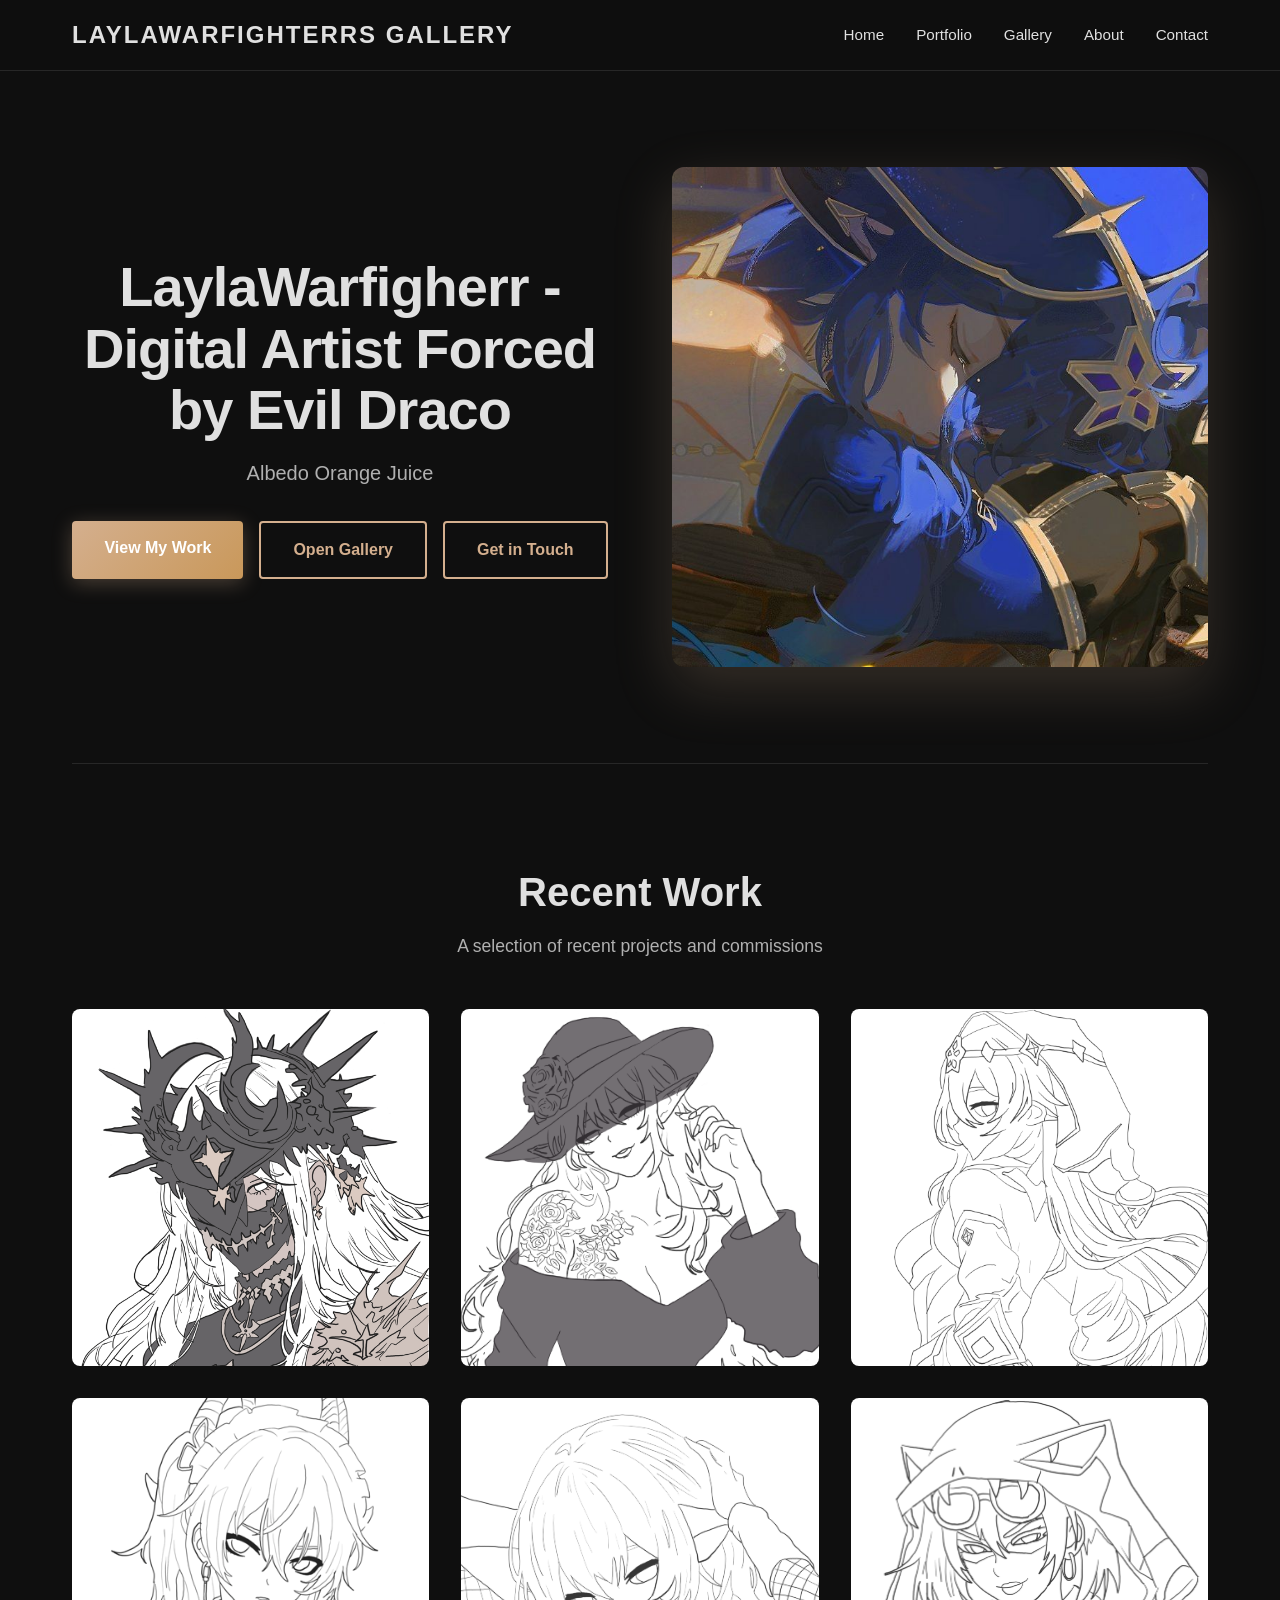
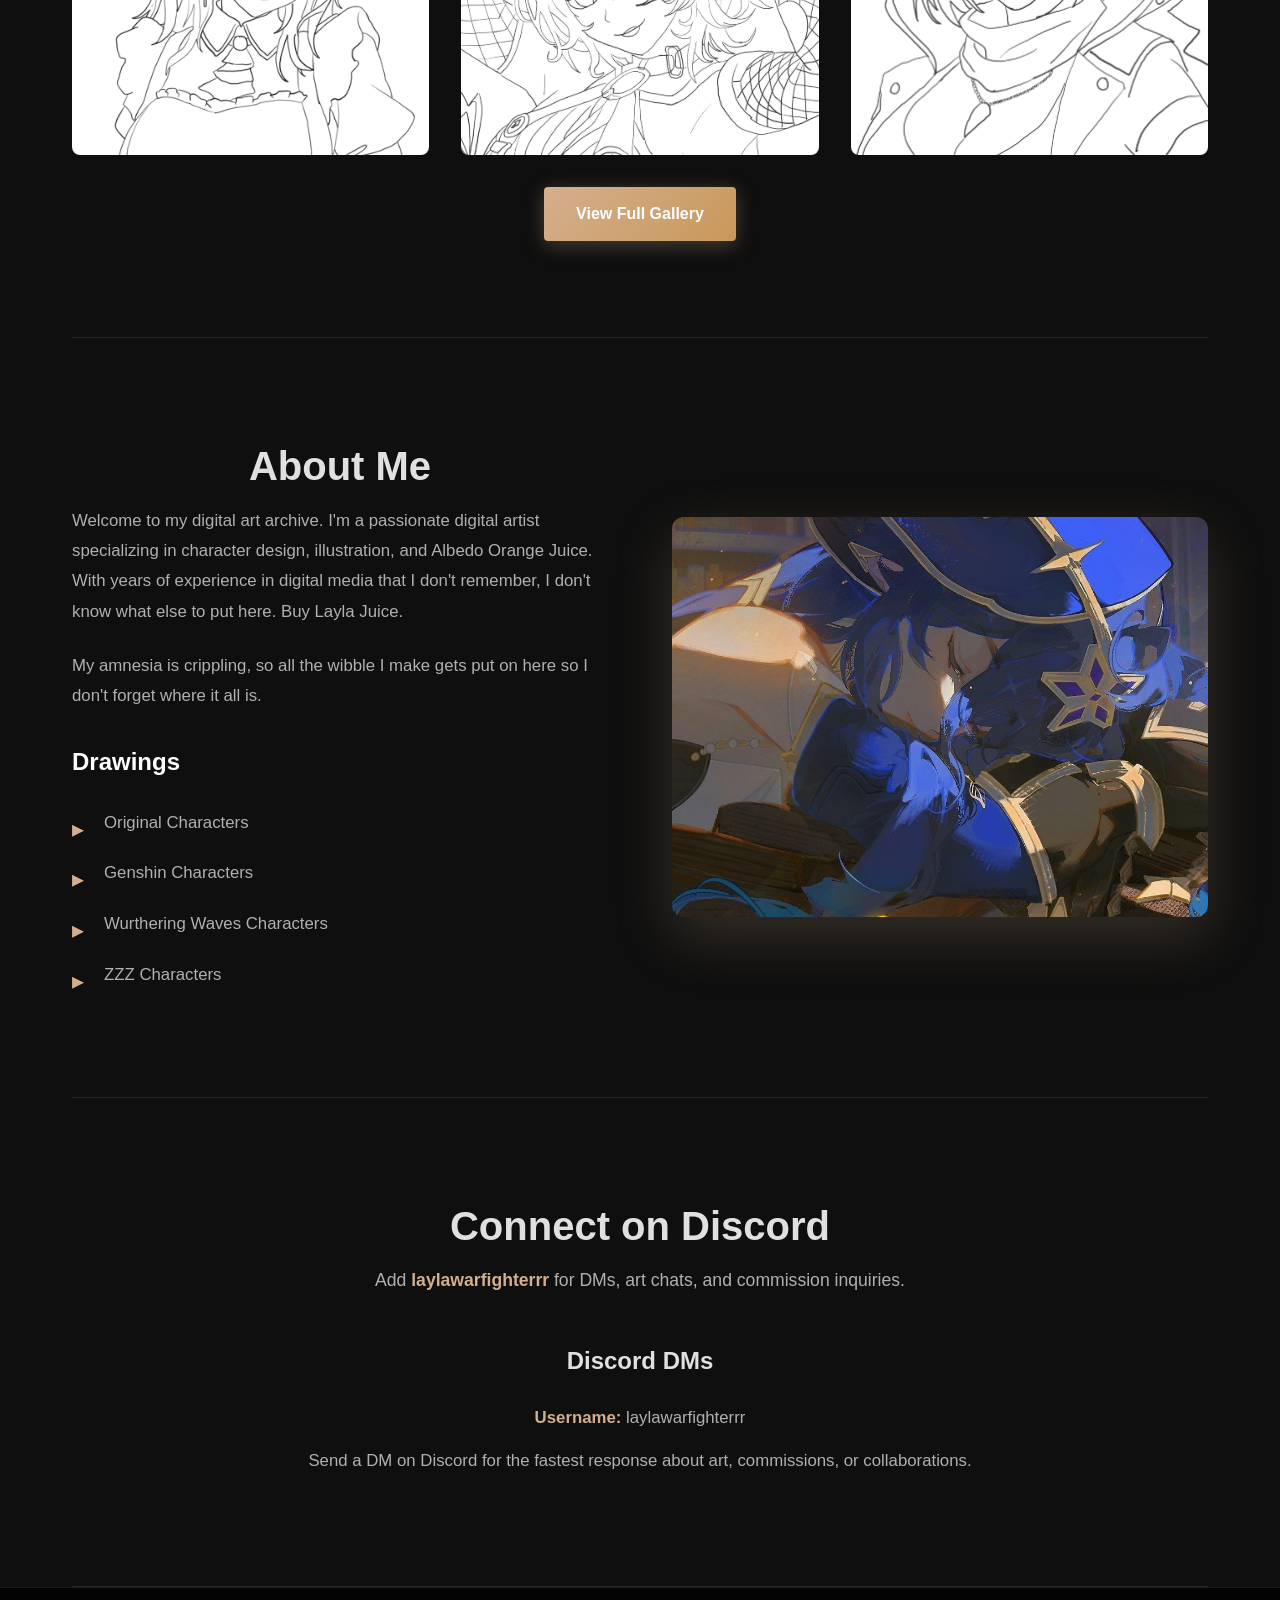
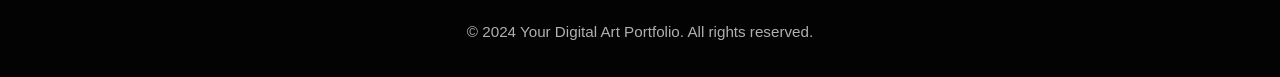
<file: index.html>
<!doctype html>
<html lang="en">
<head>
  <meta charset="utf-8" />
  <meta name="viewport" content="width=device-width,initial-scale=1" />
  <title>Digital Artist Portfolio</title>
  <link rel="stylesheet" href="styles.css">
</head>
<body>
  <!-- Navigation -->
  <nav class="navbar" role="navigation" aria-label="Primary navigation">
    <div class="navbar-container">
      <div class="logo">LaylaWarfighterrs Gallery</div>
      <ul class="nav-links">
        <li><a href="#home" class="nav-link">Home</a></li>
        <li><a href="#portfolio" class="nav-link">Portfolio</a></li>
        <li><a href="gallery.html" class="nav-link">Gallery</a></li>
        <li><a href="#about" class="nav-link">About</a></li>
        <li><a href="#contact" class="nav-link">Contact</a></li>
      </ul>
    </div>
  </nav>

  <!-- Hero Section -->
  <header class="hero" id="home" role="banner">
    <div class="hero-content">
      <h1 class="hero-title">LaylaWarfigherr - Digital Artist Forced by Evil Draco</h1>
      <p class="hero-subtitle">Albedo Orange Juice</p>
      <div class="hero-buttons">
        <a href="#portfolio" class="btn btn-primary">View My Work</a>
        <a href="gallery.html" class="btn btn-secondary">Open Gallery</a>
        <a href="#contact" class="btn btn-secondary">Get in Touch</a>
      </div>
    </div>
    <div class="hero-image">
      <img id="heroImg" src="24d8abc88742793710fbdba5501a8f9f.jpg" alt="Hero image" />
    </div>
  </header>

  <main class="container" role="main">
    <!-- Portfolio Section -->
    <section class="portfolio" id="portfolio">
      <h2 class="section-title">Recent Work</h2>
      <p class="section-subtitle">A selection of recent projects and commissions</p>
      
      <div class="portfolio-grid">
        <div class="portfolio-item">
          <div class="portfolio-image">
            <img src="sunOC.png" alt="Portfolio piece 1" />
            <div class="portfolio-overlay">
              <h3>[REDACTED]</h3>
              <p>One of my most detailed works</p>
            </div>
          </div>
        </div>
        
        <div class="portfolio-item">
          <div class="portfolio-image">
            <img src="lystrixoc.png" alt="Portfolio piece 2" />
            <div class="portfolio-overlay">
              <h3>Lystrix Artwork</h3>
              <p>One of my most popular pieces</p>
            </div>
          </div>
        </div>
        
        <div class="portfolio-item">
          <div class="portfolio-image">
            <img src="laylasmall.png" alt="Portfolio piece 3" />
            <div class="portfolio-overlay">
              <h3>Layla Artwork</h3>
              <p>My most recent piece</p>
            </div>
          </div>
        </div>
        
        <div class="portfolio-item">
          <div class="portfolio-image">
            <img src="zanic.png" alt="Portfolio piece 4" />
            <div class="portfolio-overlay">
              <h3>Zani Artwork</h3>
              <p>One of my favorite pieces</p>
            </div>
          </div>
        </div>

         <div class="portfolio-item">
          <div class="portfolio-image">
            <img src="janedoesmall.png" alt="Portfolio piece 3" />
            <div class="portfolio-overlay">
              <h3>Jane Doe Artwork</h3>
              <p>One of the most refined redraws I've done of a character</p>
            </div>
          </div>
        </div>

        <div class="portfolio-item">
          <div class="portfolio-image">
            <img src="krookfsmall.png" alt="Portfolio piece 4" />
            <div class="portfolio-overlay">
              <h3>Krookodile Artwork</h3>
              <p>One of my favorite clothing designs</p>
            </div>
          </div>
        </div>
      </div>

      <div class="portfolio-actions">
        <a href="gallery.html" class="btn btn-primary">View Full Gallery</a>
      </div>
    </section>

    <!-- About Section -->
    <section class="about" id="about">
      <div class="about-content">
        <div class="about-text">
          <h2 class="section-title">About Me</h2>
          <p>
            Welcome to my digital art archive. I'm a passionate digital artist specializing in character design, illustration, and Albedo Orange Juice. 
            With years of experience in digital media that I don't remember, I don't know what else to put here. Buy Layla Juice.
          </p>
          <p>
            My amnesia is crippling, so all the wibble I make gets put on here so I don't forget where it all is.
          </p>
          
          <h3 class="subsection-title">Drawings</h3>
          <ul class="services-list">
            <li>Original Characters</li>
            <li>Genshin Characters</li>
            <li>Wurthering Waves Characters</li>
            <li>ZZZ Characters</li>
          </ul>
        </div>
        
        <div class="about-image">
          <img src="24d8abc88742793710fbdba5501a8f9f.jpg" alt="About me" />
        </div>
      </div>
    </section>

    <!-- Contact Section -->
    <section class="contact" id="contact">
      <h2 class="section-title">Connect on Discord</h2>
      <p class="section-subtitle">Add <strong>laylawarfighterrr</strong> for DMs, art chats, and commission inquiries.</p>
      <div class="contact-content">
        <div class="contact-info">
          <h3>Discord DMs</h3>
          <p><strong>Username:</strong> laylawarfighterrr</p>
          <p>Send a DM on Discord for the fastest response about art, commissions, or collaborations.</p>
        </div>
      </div>
    </section>
  </main>

  <!-- Footer -->
  <footer class="footer">
    <p>&copy; 2024 Your Digital Art Portfolio. All rights reserved.</p>
  </footer>

</body>
</html>
</file>
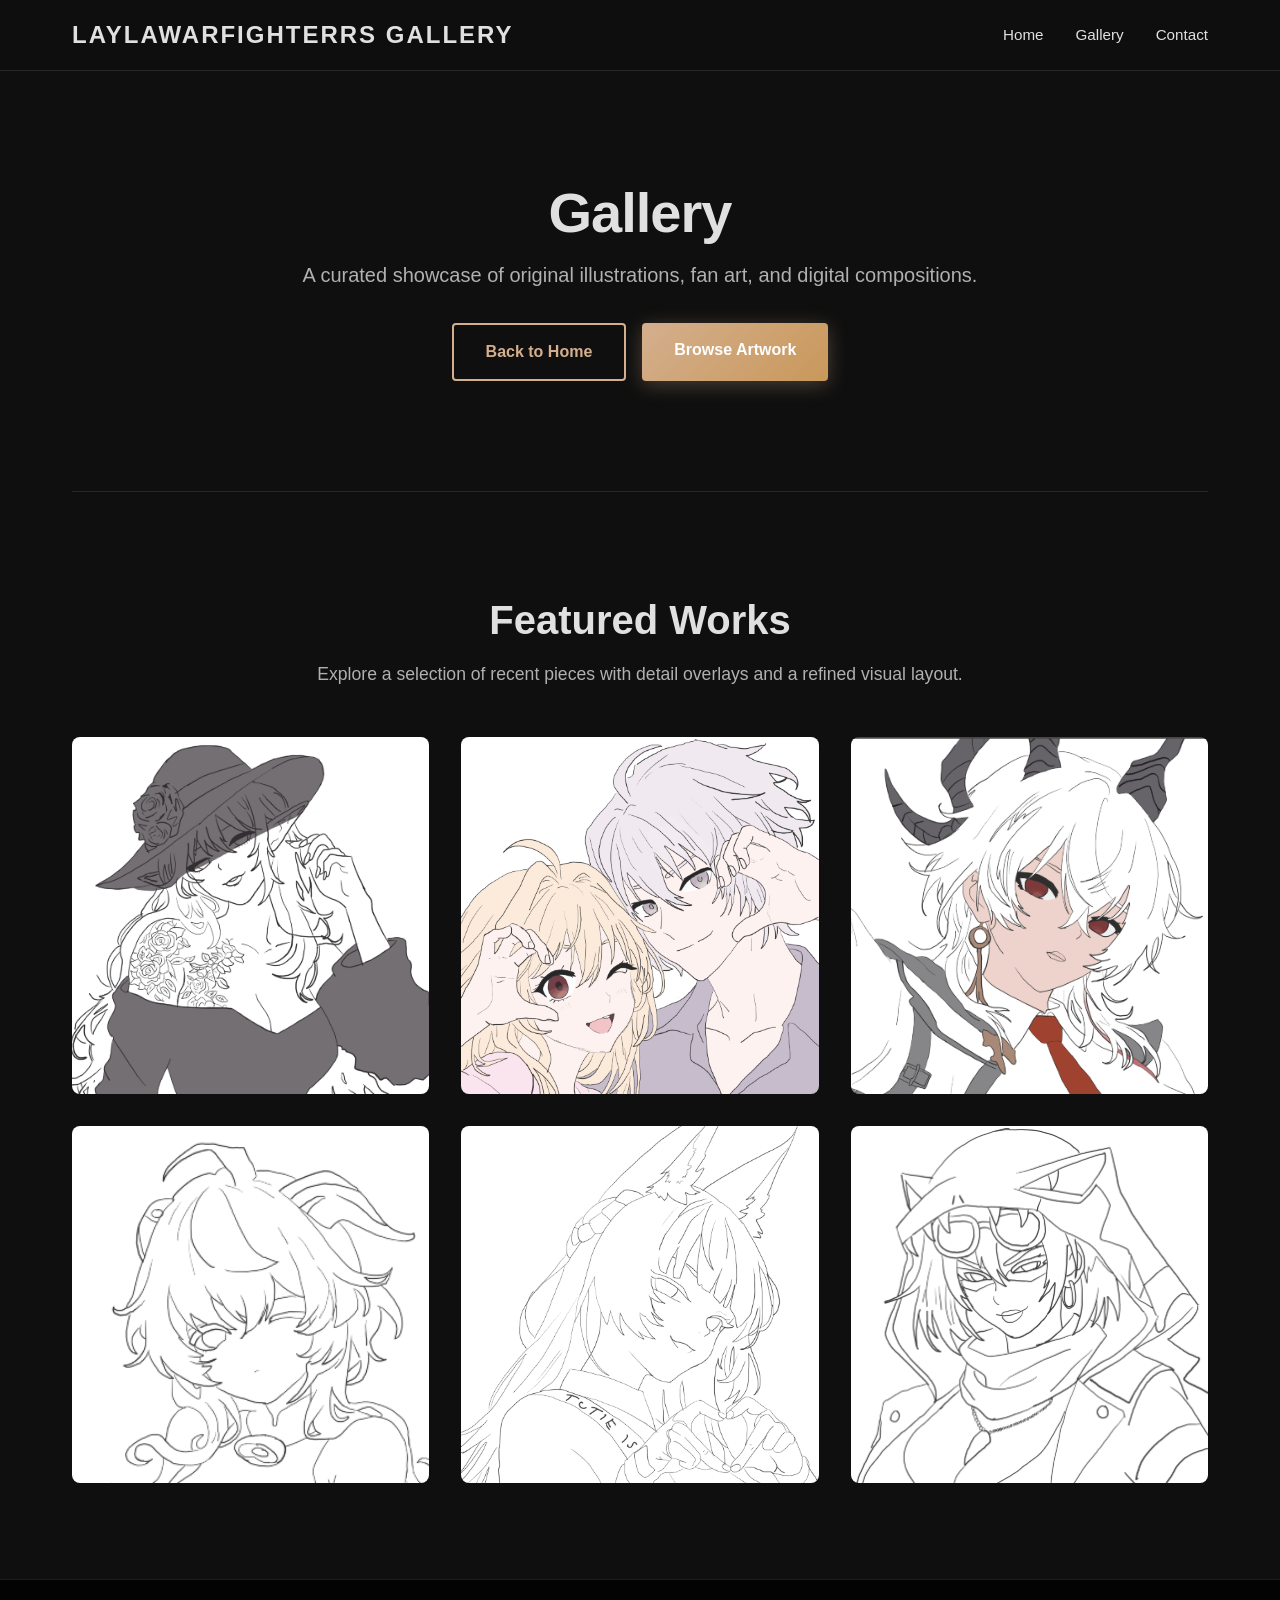
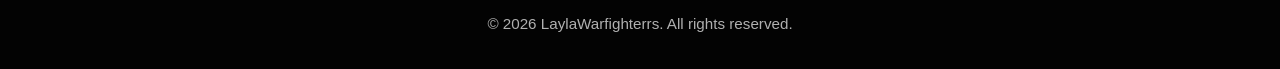
<file: gallery.html>
<!doctype html>
<html lang="en">
<head>
  <meta charset="utf-8" />
  <meta name="viewport" content="width=device-width,initial-scale=1" />
  <title>Gallery | LaylaWarfighterrs</title>
  <link rel="stylesheet" href="styles.css">
</head>
<body>
  <nav class="navbar" role="navigation" aria-label="Primary navigation">
    <div class="navbar-container">
      <div class="logo">LaylaWarfighterrs Gallery</div>
      <ul class="nav-links">
        <li><a href="index.html" class="nav-link">Home</a></li>
        <li><a href="gallery.html" class="nav-link">Gallery</a></li>
        <li><a href="#contact" class="nav-link">Contact</a></li>
      </ul>
    </div>
  </nav>

  <header class="hero hero--centered" id="home" role="banner">
    <div class="hero-content">
      <h1 class="hero-title">Gallery</h1>
      <p class="hero-subtitle">A curated showcase of original illustrations, fan art, and digital compositions.</p>
      <div class="hero-buttons">
        <a href="index.html" class="btn btn-secondary">Back to Home</a>
        <a href="#gallery" class="btn btn-primary">Browse Artwork</a>
      </div>
    </div>
  </header>

  <main class="container" role="main">
    <section class="portfolio" id="gallery" aria-label="Gallery showcase">
      <h2 class="section-title">Featured Works</h2>
      <p class="section-subtitle">Explore a selection of recent pieces with detail overlays and a refined visual layout.</p>

      <div class="portfolio-grid">
        <article class="portfolio-item">
          <a href="galleryoc.html">
            <div class="portfolio-image">
              <img src="lystrixoc.png" alt="OC Drawings preview" />
              <div class="portfolio-overlay">
                <h3>OC Drawings</h3>
                <p>Original character artworks.</p>
              </div>
            </div>
          </a>
        </article>

        <article class="portfolio-item">
          <a href="gallerycomm.html">
            <div class="portfolio-image">
              <img src="commcov.png" alt="Commission Work preview" />
              <div class="portfolio-overlay">
                <h3>Commission Work</h3>
                <p>Custom illustrations for clients.</p>
              </div>
            </div>
          </a>
        </article>

        <article class="portfolio-item">
          <a href="galleryzani.html">
            <div class="portfolio-image">
              <img src="zanicov.png" alt="Zani Drawings preview" />
              <div class="portfolio-overlay">
                <h3>Zani Drawings</h3>
                <p>Fan art and stylized illustrations inspired by Zani.</p>
              </div>
            </div>
          </a>
        </article>

        <article class="portfolio-item">
          <a href="gallerygenshin.html">
            <div class="portfolio-image">
              <img src="genshincov3.png" alt="Genshin Artwork preview" />
              <div class="portfolio-overlay">
                <h3>Genshin Artwork</h3>
                <p>Collection of Genshin Impact characters.</p>
              </div>
            </div>
          </a>
        </article>

        <article class="portfolio-item">
          <a href="galleryzzz.html">
            <div class="portfolio-image">
              <img src="zzzcov.png" alt="ZZZ Artwork preview" />
              <div class="portfolio-overlay">
                <h3>ZZZ Artwork</h3>
                <p>Collection of Zenless Zone Zero themed artwork.</p>
              </div>
            </div>
          </a>
        </article>

         <article class="portfolio-item">
          <a href="galleryhumanpkmn.html">
            <div class="portfolio-image">
              <img src="krookfsmall.png" alt="Human Pokemon preview" />
              <div class="portfolio-overlay">
                <h3>Human Pokemon</h3>
                <p>Collection of humanized Pokemon characters, Work in Progress.</p>
              </div>
            </div>
          </a>
        </article>
        
      </div>
    </section>
  </main>

  <footer class="footer">
    <p>&copy; 2026 LaylaWarfighterrs. All rights reserved.</p>
  </footer>
</body>
</html>
</file>
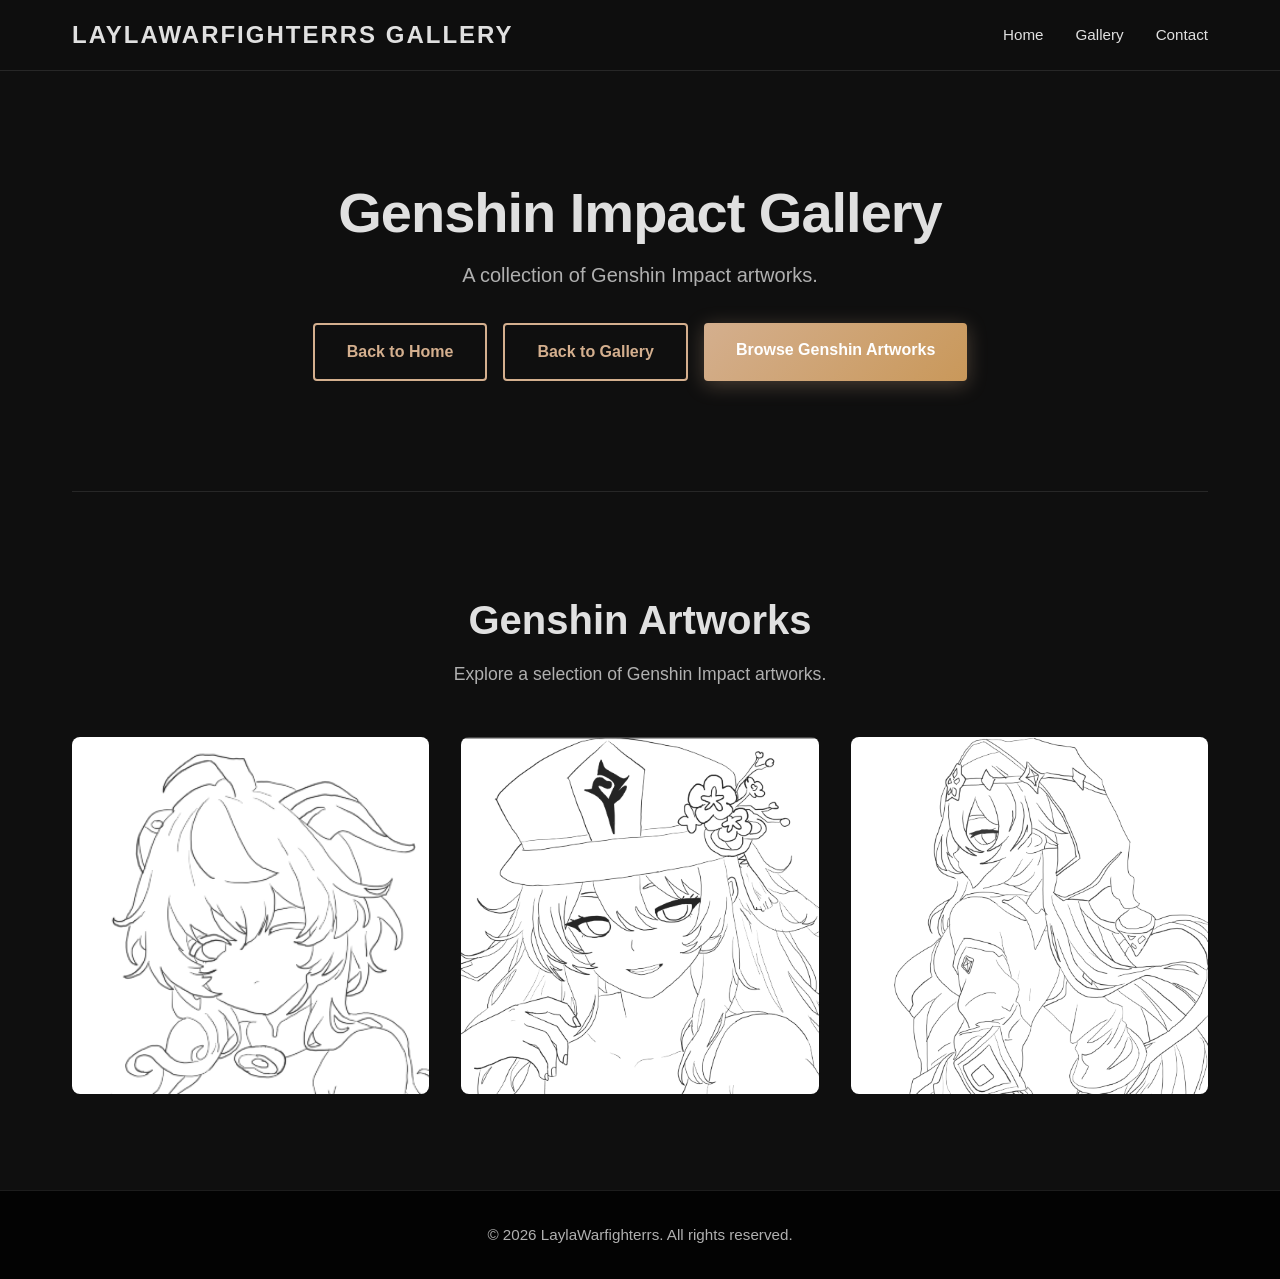
<file: gallerygenshin.html>
<!doctype html>
<html lang="en">
<head>
  <meta charset="utf-8" />
  <meta name="viewport" content="width=device-width,initial-scale=1" />
  <title>Gallery | LaylaWarfighterrs</title>
  <link rel="stylesheet" href="styles.css">
</head>
<body>
  <nav class="navbar" role="navigation" aria-label="Primary navigation">
    <div class="navbar-container">
      <div class="logo">LaylaWarfighterrs Gallery</div>
      <ul class="nav-links">
        <li><a href="index.html" class="nav-link">Home</a></li>
        <li><a href="gallery.html" class="nav-link">Gallery</a></li>
        <li><a href="#contact" class="nav-link">Contact</a></li>
      </ul>
    </div>
  </nav>

  <header class="hero hero--centered" id="home" role="banner">
    <div class="hero-content">
      <h1 class="hero-title">Genshin Impact Gallery</h1>
      <p class="hero-subtitle">A collection of Genshin Impact artworks.</p>
      <div class="hero-buttons">
        <a href="index.html" class="btn btn-secondary">Back to Home</a>
        <a href="gallery.html" class="btn btn-secondary">Back to Gallery</a>
        <a href="#gallery" class="btn btn-primary">Browse Genshin Artworks</a>
      </div>
    </div>
  </header>

  <main class="container" role="main">
    <section class="portfolio" id="gallery" aria-label="Gallery showcase">
      <h2 class="section-title">Genshin Artworks</h2>
      <p class="section-subtitle">Explore a selection of Genshin Impact artworks.</p>

      <div class="portfolio-grid">
        <article class="portfolio-item">
          <a href="">
            <div class="portfolio-image">
              <img src="genshincov3.png" alt="Genshin Impact preview" />
              <div class="portfolio-overlay">
                <h3>Ganyu</h3>
                <p>Genshin Impact Artwork</p>
              </div>
            </div>
          </a>
        </article>

        <article class="portfolio-item">
          <a href="">
            <div class="portfolio-image">
              <img src="hutaosmall.png" alt="Genshin Impact preview" />
              <div class="portfolio-overlay">
                <h3>Hu Tao</h3>
                <p>Genshin Impact Artwork</p>
              </div>
            </div>
          </a>
        </article>

        <article class="portfolio-item">
          <a href="">
            <div class="portfolio-image">
              <img src="laylasmall.png" alt="Layla preview" />
              <div class="portfolio-overlay">
                <h3>Layla</h3>
                <p>Genshin Impact Artwork</p>
              </div>
            </div>
          </a>
        </article>

      </div>
    </section>
  </main>

  <footer class="footer">
    <p>&copy; 2026 LaylaWarfighterrs. All rights reserved.</p>
  </footer>
</body>
</html>
</file>
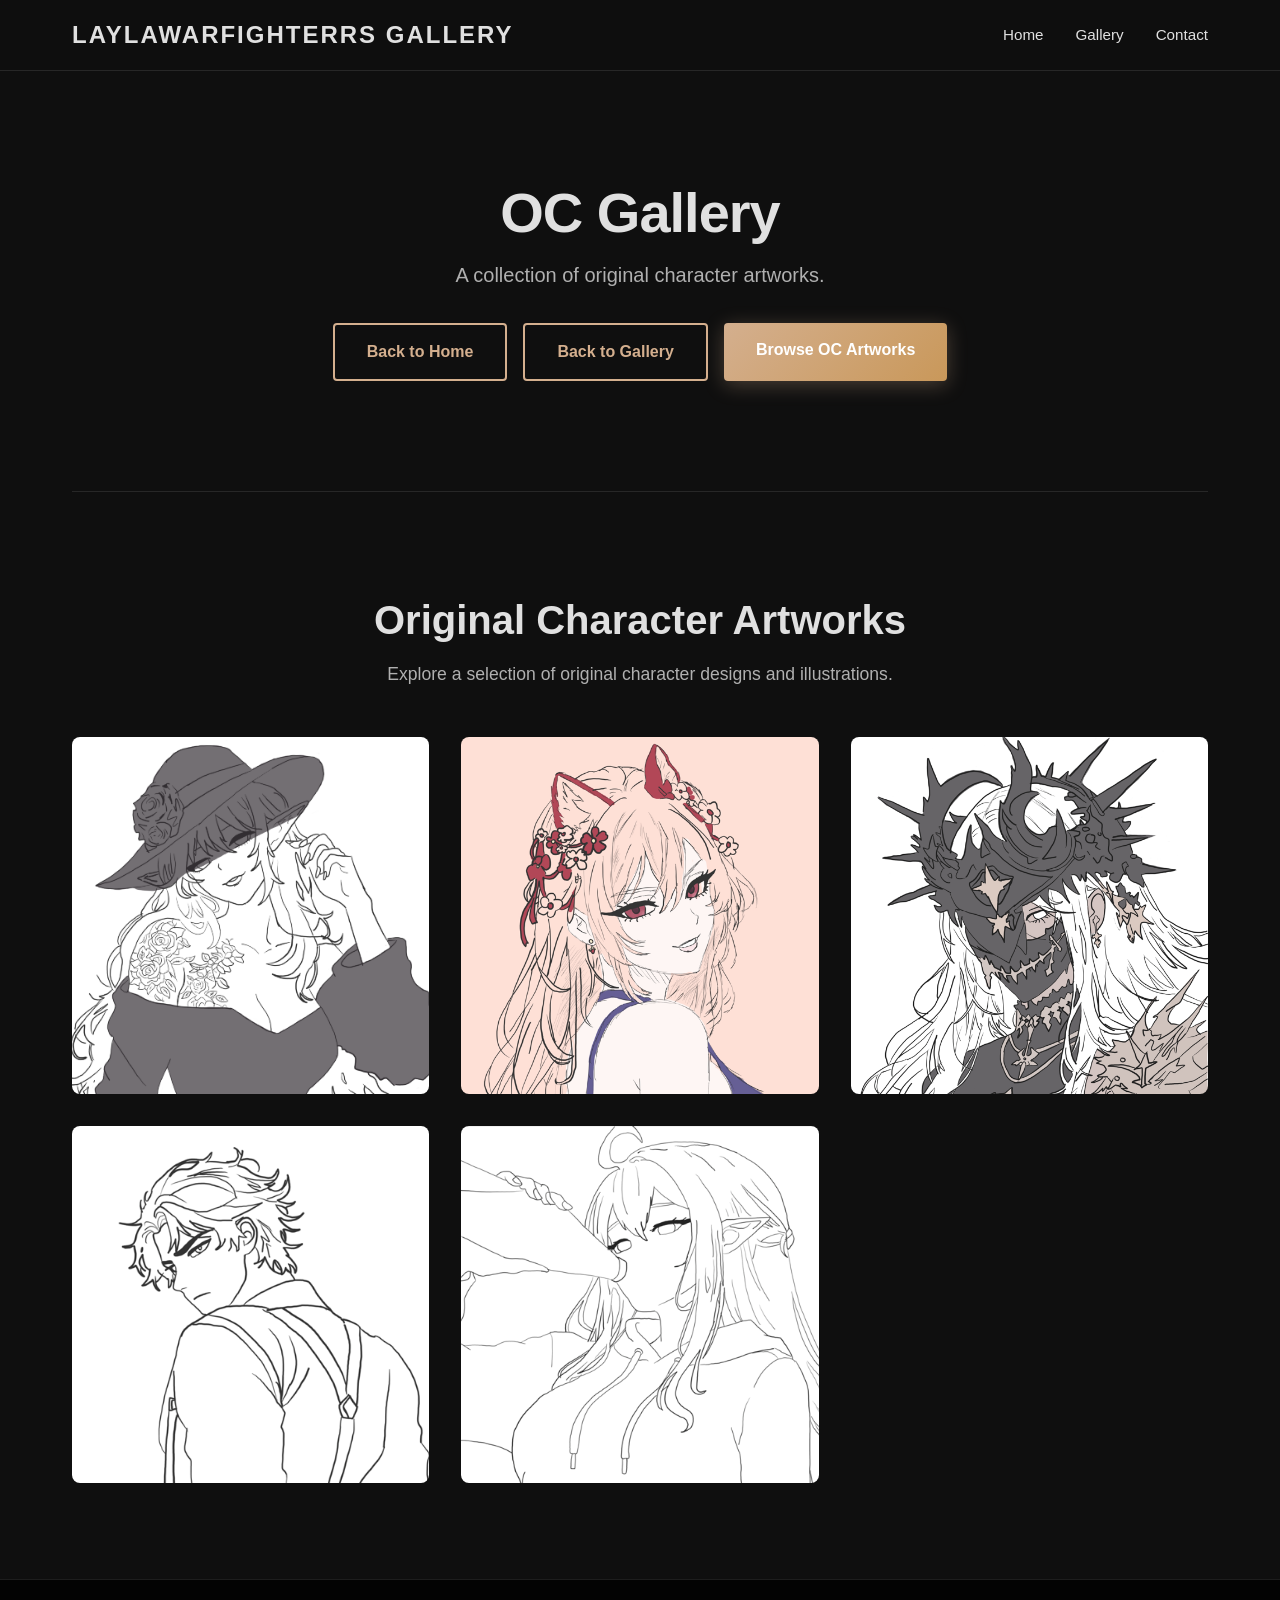
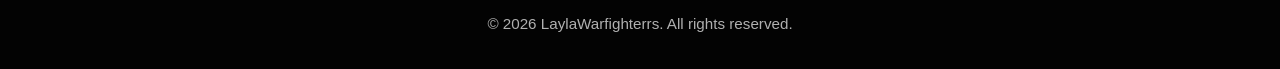
<file: galleryoc.html>
<!doctype html>
<html lang="en">
<head>
  <meta charset="utf-8" />
  <meta name="viewport" content="width=device-width,initial-scale=1" />
  <title>Gallery | LaylaWarfighterrs</title>
  <link rel="stylesheet" href="styles.css">
</head>
<body>
  <nav class="navbar" role="navigation" aria-label="Primary navigation">
    <div class="navbar-container">
      <div class="logo">LaylaWarfighterrs Gallery</div>
      <ul class="nav-links">
        <li><a href="index.html" class="nav-link">Home</a></li>
        <li><a href="gallery.html" class="nav-link">Gallery</a></li>
        <li><a href="#contact" class="nav-link">Contact</a></li>
      </ul>
    </div>
  </nav>

  <header class="hero hero--centered" id="home" role="banner">
    <div class="hero-content">
      <h1 class="hero-title">OC Gallery</h1>
      <p class="hero-subtitle">A collection of original character artworks.</p>
      <div class="hero-buttons">
        <a href="index.html" class="btn btn-secondary">Back to Home</a>
        <a href="gallery.html" class="btn btn-secondary">Back to Gallery</a>
        <a href="#gallery" class="btn btn-primary">Browse OC Artworks</a>
      </div>
    </div>
  </header>

  <main class="container" role="main">
    <section class="portfolio" id="gallery" aria-label="Gallery showcase">
      <h2 class="section-title">Original Character Artworks</h2>
      <p class="section-subtitle">Explore a selection of original character designs and illustrations.</p>

      <div class="portfolio-grid">
        <article class="portfolio-item">
          <a href="galleryoc.html">
            <div class="portfolio-image">
              <img src="lystrixoc.png" alt="OC Drawings preview" />
              <div class="portfolio-overlay">
                <h3>Lystrix</h3>
                <p>No soul too sweet, no sin too sour.</p>
              </div>
            </div>
          </a>
        </article>

        <article class="portfolio-item">
          <a href="">
            <div class="portfolio-image">
              <img src="MioOC.png" alt="Miyori preview" />
              <div class="portfolio-overlay">
                <h3>Miyori</h3>
                <p>Something is amiss dear, I wouldn't mind it though~</p>
              </div>
            </div>
          </a>
        </article>

        <article class="portfolio-item">
          <a href="">
            <div class="portfolio-image">
              <img src="sunOC.png" alt="ZZZ Drawings preview" />
              <div class="portfolio-overlay">
                <h3>[REDACTED]</h3>
                <p>Kneel.</p>
              </div>
            </div>
          </a>
        </article>

        <article class="portfolio-item">
          <a href="">
            <div class="portfolio-image">
              <img src="ceresoc.png" alt="Artwork Four preview" />
              <div class="portfolio-overlay">
                <h3>Ceres</h3>
                <p>Lets get this bloody ball rolling.</p>
              </div>
            </div>
          </a>
        </article>

        <article class="portfolio-item">
          <a href="">
            <div class="portfolio-image">
              <img src="luaoc.png" alt="Artwork Five preview" />
              <div class="portfolio-overlay">
                <h3>Lua</h3>
                <p>Milk addict.</p>
              </div>
            </div>
          </a>
        </article>
      </div>
    </section>
  </main>

  <footer class="footer">
    <p>&copy; 2026 LaylaWarfighterrs. All rights reserved.</p>
  </footer>
</body>
</html>
</file>
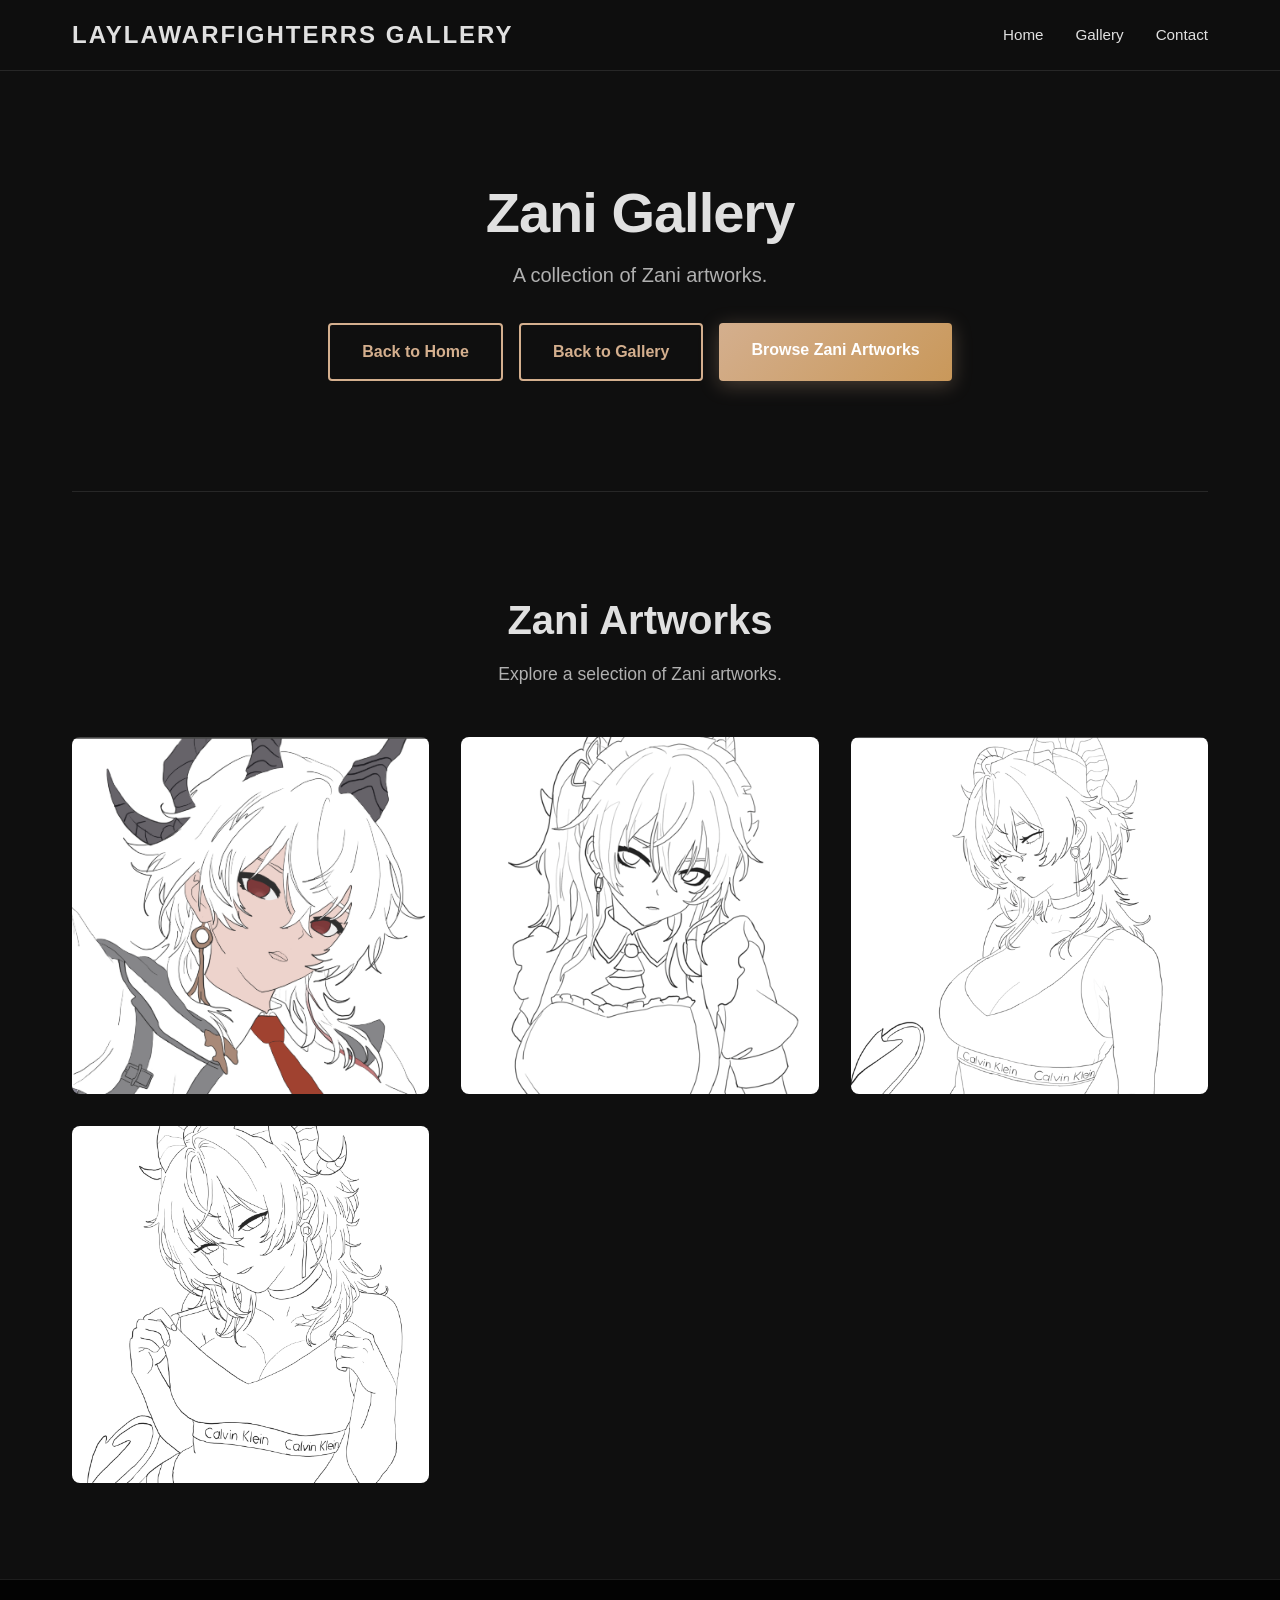
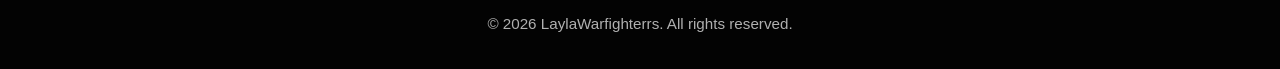
<file: galleryzani.html>
<!doctype html>
<html lang="en">
<head>
  <meta charset="utf-8" />
  <meta name="viewport" content="width=device-width,initial-scale=1" />
  <title>Gallery | LaylaWarfighterrs</title>
  <link rel="stylesheet" href="styles.css">
</head>
<body>
  <nav class="navbar" role="navigation" aria-label="Primary navigation">
    <div class="navbar-container">
      <div class="logo">LaylaWarfighterrs Gallery</div>
      <ul class="nav-links">
        <li><a href="index.html" class="nav-link">Home</a></li>
        <li><a href="gallery.html" class="nav-link">Gallery</a></li>
        <li><a href="#contact" class="nav-link">Contact</a></li>
      </ul>
    </div>
  </nav>

  <header class="hero hero--centered" id="home" role="banner">
    <div class="hero-content">
      <h1 class="hero-title">Zani Gallery</h1>
      <p class="hero-subtitle">A collection of Zani artworks.</p>
      <div class="hero-buttons">
        <a href="index.html" class="btn btn-secondary">Back to Home</a>
        <a href="gallery.html" class="btn btn-secondary">Back to Gallery</a>
        <a href="#gallery" class="btn btn-primary">Browse Zani Artworks</a>
      </div>
    </div>
  </header>

  <main class="container" role="main">
    <section class="portfolio" id="gallery" aria-label="Gallery showcase">
      <h2 class="section-title">Zani Artworks</h2>
      <p class="section-subtitle">Explore a selection of Zani artworks.</p>

      <div class="portfolio-grid">
        <article class="portfolio-item">
          <a href="">
            <div class="portfolio-image">
              <img src="zanicov.png" alt="Zani Drawings preview" />
              <div class="portfolio-overlay">
                <h3>Zani</h3>
                <p>Zani Artwork</p>
              </div>
            </div>
          </a>
        </article>

        <article class="portfolio-item">
          <a href="">
            <div class="portfolio-image">
              <img src="zaniMsmall.png" alt="Zani preview" />
              <div class="portfolio-overlay">
                <h3>Zani</h3>
                <p>Zani Maid Artwork</p>
              </div>
            </div>
          </a>
        </article>

        <article class="portfolio-item">
          <a href="">
            <div class="portfolio-image">
              <img src="zanismall2.png" alt="Zani Drawings preview" />
              <div class="portfolio-overlay">
                <h3>Zani</h3>
                <p>Zani Calvin Klein Artwork</p>
              </div>
            </div>
          </a>
        </article>

        <article class="portfolio-item">
          <a href="">
            <div class="portfolio-image">
              <img src="zanismall4.png" alt="Artwork Five preview" />
              <div class="portfolio-overlay">
                <h3>Zani</h3>
                <p>Zani Calvin Klein Artwork</p>
              </div>
            </div>
          </a>
        </article>
      </div>
    </section>
  </main>

  <footer class="footer">
    <p>&copy; 2026 LaylaWarfighterrs. All rights reserved.</p>
  </footer>
</body>
</html>
</file>
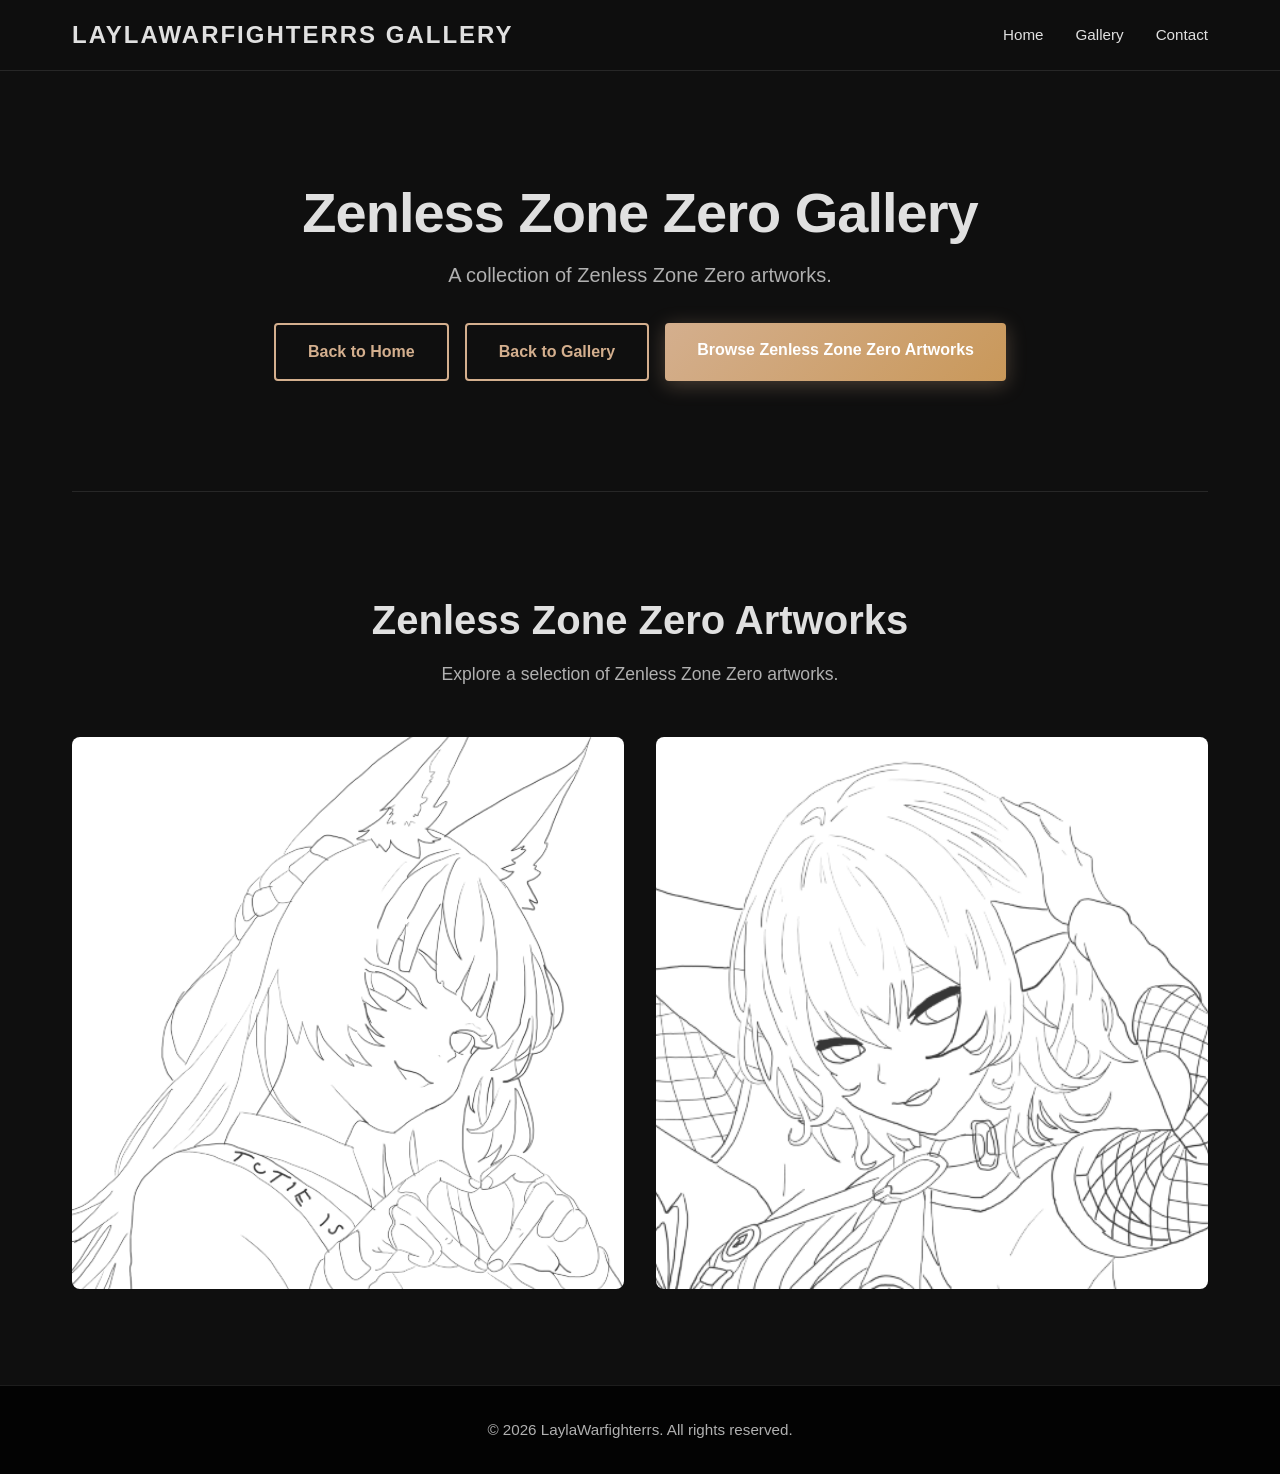
<file: galleryzzz.html>
<!doctype html>
<html lang="en">
<head>
  <meta charset="utf-8" />
  <meta name="viewport" content="width=device-width,initial-scale=1" />
  <title>Gallery | LaylaWarfighterrs</title>
  <link rel="stylesheet" href="styles.css">
</head>
<body>
  <nav class="navbar" role="navigation" aria-label="Primary navigation">
    <div class="navbar-container">
      <div class="logo">LaylaWarfighterrs Gallery</div>
      <ul class="nav-links">
        <li><a href="index.html" class="nav-link">Home</a></li>
        <li><a href="gallery.html" class="nav-link">Gallery</a></li>
        <li><a href="#contact" class="nav-link">Contact</a></li>
      </ul>
    </div>
  </nav>

  <header class="hero hero--centered" id="home" role="banner">
    <div class="hero-content">
      <h1 class="hero-title">Zenless Zone Zero Gallery</h1>
      <p class="hero-subtitle">A collection of Zenless Zone Zero artworks.</p>
      <div class="hero-buttons">
        <a href="index.html" class="btn btn-secondary">Back to Home</a>
        <a href="gallery.html" class="btn btn-secondary">Back to Gallery</a>
        <a href="#gallery" class="btn btn-primary">Browse Zenless Zone Zero Artworks</a>
      </div>
    </div>
  </header>

  <main class="container" role="main">
    <section class="portfolio" id="gallery" aria-label="Gallery showcase">
      <h2 class="section-title">Zenless Zone Zero Artworks</h2>
      <p class="section-subtitle">Explore a selection of Zenless Zone Zero artworks.</p>

      <div class="portfolio-grid">
        <article class="portfolio-item">
          <a href="">
            <div class="portfolio-image">
              <img src="zzzcov.png" alt="Zenless Zone Zero preview" />
              <div class="portfolio-overlay">
                <h3>Miyabi</h3>
                <p>Zenless Zone Zero Artwork</p>
              </div>
            </div>
          </a>
        </article>

        <article class="portfolio-item">
          <a href="">
            <div class="portfolio-image">
              <img src="janedoesmall.png" alt="Zenless Zone Zero preview" />
              <div class="portfolio-overlay">
                <h3>Jane Doe</h3>
                <p>Zenless Zone Zero Artwork</p>
              </div>
            </div>
          </a>
        </article>


      </div>
    </section>
  </main>

  <footer class="footer">
    <p>&copy; 2026 LaylaWarfighterrs. All rights reserved.</p>
  </footer>
</body>
</html>
</file>
<file: styles.css>
/* Professional Digital Artist Portfolio */

/* Reset */
* {
  box-sizing: border-box;
}

html {
  scroll-behavior: smooth;
}

:root {
  --bg: #0f0f0f;
  --surface: rgba(15, 15, 15, 0.95);
  --card: rgba(18, 18, 18, 0.9);
  --text: #e0e0e0;
  --muted: #b0b0b0;
  --accent: #D4AF8E;
  --accent-soft: #C9985A;
  --border: rgba(255, 255, 255, 0.1);
  --footer-bg: rgba(0, 0, 0, 0.8);
  --overlay-bg: rgba(0, 0, 0, 0.8);
  --hero-shadow: rgba(212, 175, 142, 0.2);
  --nav-bg: rgba(15, 15, 15, 0.95);
  --input-bg: rgba(255, 255, 255, 0.05);
  --btn-secondary-bg: transparent;
  --btn-secondary-color: var(--accent);
  --btn-secondary-border: var(--accent);
}

.light-theme {
  --bg: #f6f5f2;
  --surface: rgba(255, 255, 255, 0.95);
  --card: rgba(255, 255, 255, 0.95);
  --text: #1a1a1a;
  --muted: #5c5c5c;
  --accent: #b68e59;
  --accent-soft: #d4b57f;
  --border: rgba(0, 0, 0, 0.1);
  --footer-bg: rgba(255, 255, 255, 0.9);
  --overlay-bg: rgba(255, 255, 255, 0.85);
  --hero-shadow: rgba(182, 142, 89, 0.2);
  --nav-bg: rgba(255, 255, 255, 0.95);
  --input-bg: rgba(0, 0, 0, 0.05);
  --btn-secondary-bg: transparent;
  --btn-secondary-color: var(--accent);
  --btn-secondary-border: var(--accent);
}

body {
  margin: 0;
  font-family: 'Segoe UI', Roboto, 'Helvetica Neue', Arial, sans-serif;
  background: var(--bg);
  color: var(--text);
  line-height: 1.6;
  -webkit-font-smoothing: antialiased;
  -moz-osx-font-smoothing: grayscale;
}

body.modal-open {
  overflow: hidden;
}

/* Navbar */
.navbar {
  position: sticky;
  top: 0;
  background: var(--nav-bg);
  backdrop-filter: blur(10px);
  padding: 1rem 0;
  z-index: 1000;
  border-bottom: 1px solid var(--border);
}

.navbar-container {
  max-width: 1200px;
  margin: 0 auto;
  padding: 0 2rem;
  display: flex;
  justify-content: space-between;
  align-items: center;
}

.logo {
  font-size: 1.5rem;
  font-weight: 700;
  color: var(--text);
  text-transform: uppercase;
  letter-spacing: 2px;
}

.nav-links {
  display: flex;
  list-style: none;
  gap: 2rem;
  margin: 0;
  padding: 0;
}

.nav-link {
  color: var(--text);
  text-decoration: none;
  font-size: 0.95rem;
  font-weight: 500;
  transition: color 0.3s ease, text-shadow 0.3s ease;
  position: relative;
}

.nav-link:hover {
  color: var(--accent);
  text-shadow: 0 0 10px rgba(212, 175, 142, 0.5);
}

.nav-link::after {
  content: '';
  position: absolute;
  bottom: -5px;
  left: 0;
  width: 0;
  height: 2px;
  background: var(--accent);
  transition: width 0.3s ease;
}

.nav-link:hover::after {
  width: 100%;
}

/* Hero Section */
.hero {
  display: grid;
  grid-template-columns: 1fr 1fr;
  align-items: center;
  gap: 4rem;
  max-width: 1200px;
  margin: 0 auto;
  padding: 6rem 2rem;
  min-height: 600px;
}

.hero.hero--centered {
  display: flex;
  flex-direction: column;
  justify-content: center;
  align-items: center;
  text-align: center;
  min-height: 420px;
}

.hero.hero--centered .hero-content {
  max-width: 900px;
}

.hero.hero--centered .hero-buttons {
  justify-content: center;
}

.hero-content {
  z-index: 2;
  text-align: center;
}

.hero-buttons {
  display: flex;
  gap: 1rem;
  flex-wrap: wrap;
  justify-content: center;
}

.hero-title {
  font-size: 3.5rem;
  font-weight: 700;
  margin: 0 0 1rem 0;
  color: var(--text);
  line-height: 1.1;
  letter-spacing: -1px;
}

.hero-subtitle {
  font-size: 1.25rem;
  color: var(--muted);
  margin: 0 0 2rem 0;
  line-height: 1.6;
}

.hero-buttons {
  display: flex;
  gap: 1rem;
  flex-wrap: wrap;
}

.btn {
  padding: 0.875rem 2rem;
  font-size: 1rem;
  font-weight: 600;
  text-decoration: none;
  border: none;
  border-radius: 4px;
  cursor: pointer;
  transition: all 0.3s ease;
  display: inline-block;
}

.btn-primary {
  background: linear-gradient(135deg, var(--accent), var(--accent-soft));
  color: white;
  box-shadow: 0 4px 20px rgba(212, 175, 142, 0.3);
}

.btn-primary:hover {
  transform: translateY(-2px);
  box-shadow: 0 8px 30px rgba(212, 175, 142, 0.5);
}

.btn-secondary {
  background: var(--btn-secondary-bg);
  color: var(--btn-secondary-color);
  border: 2px solid var(--btn-secondary-border);
}

.btn-secondary:hover {
  background: rgba(212, 175, 142, 0.1);
  transform: translateY(-2px);
}

.hero-image {
  position: relative;
  height: 500px;
  border-radius: 12px;
  overflow: hidden;
  box-shadow: 0 20px 60px var(--hero-shadow);
}

.hero-image img {
  width: 100%;
  height: 100%;
  object-fit: cover;
}

.portfolio-actions {
  display: flex;
  justify-content: center;
  margin-top: 2rem;
}

/* Container */
.container {
  max-width: 1200px;
  margin: 0 auto;
  padding: 0 2rem;
}

.image-link {
  display: block;
  text-decoration: none;
  cursor: zoom-in;
}

.image-modal {
  position: fixed;
  inset: 0;
  z-index: 999999;
  display: none;
  align-items: flex-start;
  justify-content: center;
  padding: 2rem;
  background: rgba(0, 0, 0, 0.95);
  backdrop-filter: blur(4px);
  overflow: auto;
}

.image-modal.is-open {
  display: flex;
}

.image-modal__content {
  position: relative;
  display: inline-block;
  margin: 0 auto;
  background: transparent;
}

.image-modal__close,
.image-modal__prev,
.image-modal__next {
  position: absolute;
  border: 0;
  background: rgba(0, 0, 0, 0.6);
  color: white;
  font-size: 1.8rem;
  width: 2.5rem;
  height: 2.5rem;
  border-radius: 50%;
  cursor: pointer;
  display: flex;
  align-items: center;
  justify-content: center;
}

.image-modal__close {
  top: 0.75rem;
  right: 0.75rem;
}

.image-modal__prev,
.image-modal__next {
  top: 50%;
  transform: translateY(-50%);
}

.image-modal__prev {
  left: -1.75rem;
}

.image-modal__next {
  right: -1.75rem;
}

.image-modal img {
  display: block;
  width: auto;
  height: auto;
  max-width: 90vw;
  max-height: 80vh;
  width: auto;
  height: auto;
  object-fit: contain;
  border-radius: 12px;
  box-shadow: 0 20px 60px rgba(0, 0, 0, 0.4);
}

/* Section Styles */
.section-title {
  font-size: 2.5rem;
  font-weight: 700;
  color: var(--text);
  margin: 0 0 0.5rem 0;
  text-align: center;
}

.section-subtitle {
  font-size: 1.1rem;
  color: var(--muted);
  text-align: center;
  margin: 0 0 3rem 0;
}

.subsection-title {
  font-size: 1.5rem;
  font-weight: 600;
  color: #ffffff;
  margin: 2rem 0 1rem 0;
}

/* Portfolio Section */
.portfolio {
  padding: 6rem 0;
  border-top: 1px solid rgba(255, 255, 255, 0.1);
}

.portfolio-grid {
  display: grid;
  grid-template-columns: repeat(auto-fit, minmax(280px, 1fr));
  gap: 2rem;
  margin-top: 3rem;
}

.portfolio-item {
  position: relative;
  overflow: hidden;
  border-radius: 8px;
  aspect-ratio: 1;
  display: grid;
}

.portfolio-image {
  position: absolute;
  inset: 0;
  width: 100%;
  height: 100%;
  overflow: hidden;
}

.portfolio-image.portrait-wrapper {
  width: 100%;
  height: 100%;
  display: flex;
  align-items: center;
  justify-content: center;
  background: transparent;
}

.portfolio-image img {
  width: 100%;
  height: 100%;
  object-fit: cover;
  transition: transform 0.4s ease;
}

.portfolio-image.portrait-wrapper img {
  display: block;
  width: 100%;
  height: 100%;
  object-fit: cover;
  object-position: center;
}

.portfolio-image.portrait-wrapper img.portrait-img {
  width: 100%;
  height: 100%;
  object-fit: cover;
  object-position: center;
}

.portfolio-item:hover .portfolio-image img {
  transform: scale(1.08);
}

.portfolio-overlay {
  position: absolute;
  inset: 0;
  background: var(--overlay-bg);
  display: flex;
  flex-direction: column;
  justify-content: flex-end;
  padding: 2rem;
  opacity: 0;
  transition: opacity 0.3s ease;
}

.portfolio-item:hover .portfolio-overlay {
  opacity: 1;
}

.portfolio-overlay h3 {
  margin: 0 0 0.5rem 0;
  font-size: 1.25rem;
  color: var(--text);
}

.portfolio-overlay p {
  margin: 0;
  color: var(--accent);
  font-size: 0.9rem;
}

/* About Section */
.about {
  padding: 6rem 0;
  border-top: 1px solid var(--border);
}

.about-content {
  display: grid;
  grid-template-columns: 1fr 1fr;
  gap: 4rem;
  align-items: center;
}

.about-text p {
  font-size: 1.05rem;
  color: var(--muted);
  line-height: 1.8;
  margin: 0 0 1.5rem 0;
}

.services-list {
  list-style: none;
  padding: 0;
  margin: 0;
}

.services-list li {
  padding: 0.75rem 0 0.75rem 2rem;
  position: relative;
  color: var(--muted);
  font-size: 1.05rem;
}

.services-list li::before {
  content: '▸';
  position: absolute;
  left: 0;
  color: var(--accent);
  font-size: 1.5rem;
}

.about-image {
  position: relative;
  border-radius: 12px;
  overflow: hidden;
  height: 400px;
  box-shadow: 0 20px 60px var(--hero-shadow);
}

.about-image img {
  width: 100%;
  height: 100%;
  object-fit: cover;
}

/* Contact Section */
.contact {
  padding: 6rem 0;
  border-top: 1px solid var(--border);
  border-bottom: 1px solid var(--border);
  text-align: center;
}

.contact-content {
  display: grid;
  grid-template-columns: 1fr;
  gap: 2rem;
  margin-top: 3rem;
  justify-items: center;
}

.contact-info {
  max-width: 700px;
  width: 100%;
}

.contact-info h3 {
  font-size: 1.5rem;
  color: var(--text);
  margin: 0 0 1.5rem 0;
}

.contact-info p {
  color: var(--muted);
  margin: 1rem 0;
  font-size: 1.05rem;
}

.contact strong,
.contact-info p strong {
  color: #D4AF8E;
}

.social-links {
  list-style: none;
  padding: 0;
  margin: 1rem 0 0 0;
  display: flex;
  gap: 2rem;
  flex-wrap: wrap;
}

.social-links a {
  color: #D4AF8E;
  text-decoration: none;
  font-weight: 500;
  transition: all 0.3s ease;
}

.social-links a:hover {
  color: #ffffff;
  text-shadow: 0 0 10px rgba(212, 175, 142, 0.5);
}

.contact-form {
  display: flex;
  flex-direction: column;
  gap: 1.5rem;
}

.contact-form input,
.contact-form textarea {
  padding: 1rem;
  background: var(--input-bg);
  border: 1px solid var(--border);
  color: var(--text);
  border-radius: 4px;
  font-family: inherit;
  font-size: 1rem;
  transition: all 0.3s ease;
}

.contact-form input::placeholder,
.contact-form textarea::placeholder {
  color: #808080;
}

.contact-form input:focus,
.contact-form textarea:focus {
  outline: none;
  border-color: #D4AF8E;
  background: rgba(212, 175, 142, 0.05);
  box-shadow: 0 0 10px rgba(212, 175, 142, 0.2);
}

.image-modal {
  display: none;
  position: fixed;
  inset: 0;
  background: rgba(0, 0, 0, 0.88);
  justify-content: center;
  align-items: center;
  padding: 2rem;
  z-index: 2000;
}

.image-modal.active {
  display: flex;
}

.image-modal .modal-content {
  max-width: 90%;
  max-height: 90%;
  border-radius: 12px;
  box-shadow: 0 0 60px rgba(0, 0, 0, 0.5);
}

.modal-close {
  position: absolute;
  top: 1.25rem;
  right: 1.25rem;
  width: 2.5rem;
  height: 2.5rem;
  border: none;
  border-radius: 50%;
  background: rgba(255, 255, 255, 0.15);
  color: #ffffff;
  font-size: 1.5rem;
  line-height: 2.5rem;
  cursor: pointer;
}

.lupa-clickable {
  cursor: zoom-in;
}

.lupa-clickable img {
  display: block;
}

/* Footer */
.footer {
  background: var(--footer-bg);
  border-top: 1px solid var(--border);
  padding: 2rem;
  text-align: center;
  color: var(--muted);
}

.footer p {
  margin: 0;
  font-size: 0.95rem;
}

/* Responsive Design */
@media (max-width: 768px) {
  .hero {
    grid-template-columns: 1fr;
    gap: 2rem;
    padding: 3rem 1rem;
    min-height: auto;
  }

  .hero-title {
    font-size: 2.5rem;
  }

  .hero-subtitle {
    font-size: 1.1rem;
  }

  .hero-image {
    height: 300px;
  }

  .hero-buttons {
    flex-direction: column;
  }

  .btn {
    width: 100%;
    text-align: center;
  }

  .navbar-container {
    flex-direction: column;
    gap: 1rem;
  }

  .nav-links {
    gap: 1rem;
    flex-direction: column;
    text-align: center;
  }

  .section-title {
    font-size: 2rem;
  }

  .portfolio-grid {
    grid-template-columns: 1fr;
    gap: 1.5rem;
  }

  .portfolio-item {
    aspect-ratio: auto;
    height: 250px;
  }

  .about-content {
    grid-template-columns: 1fr;
    gap: 2rem;
  }

  .about-image {
    height: 300px;
  }

  .contact-content {
    grid-template-columns: 1fr;
    gap: 2rem;
  }
}

@media (max-width: 480px) {
  .navbar-container {
    padding: 0 1rem;
  }

  .logo {
    font-size: 1.2rem;
    letter-spacing: 1px;
  }

  .hero-title {
    font-size: 2rem;
  }

  .hero-subtitle {
    font-size: 1rem;
  }

  .section-title {
    font-size: 1.75rem;
  }

  .section-subtitle {
    font-size: 1rem;
  }
}
</file>
